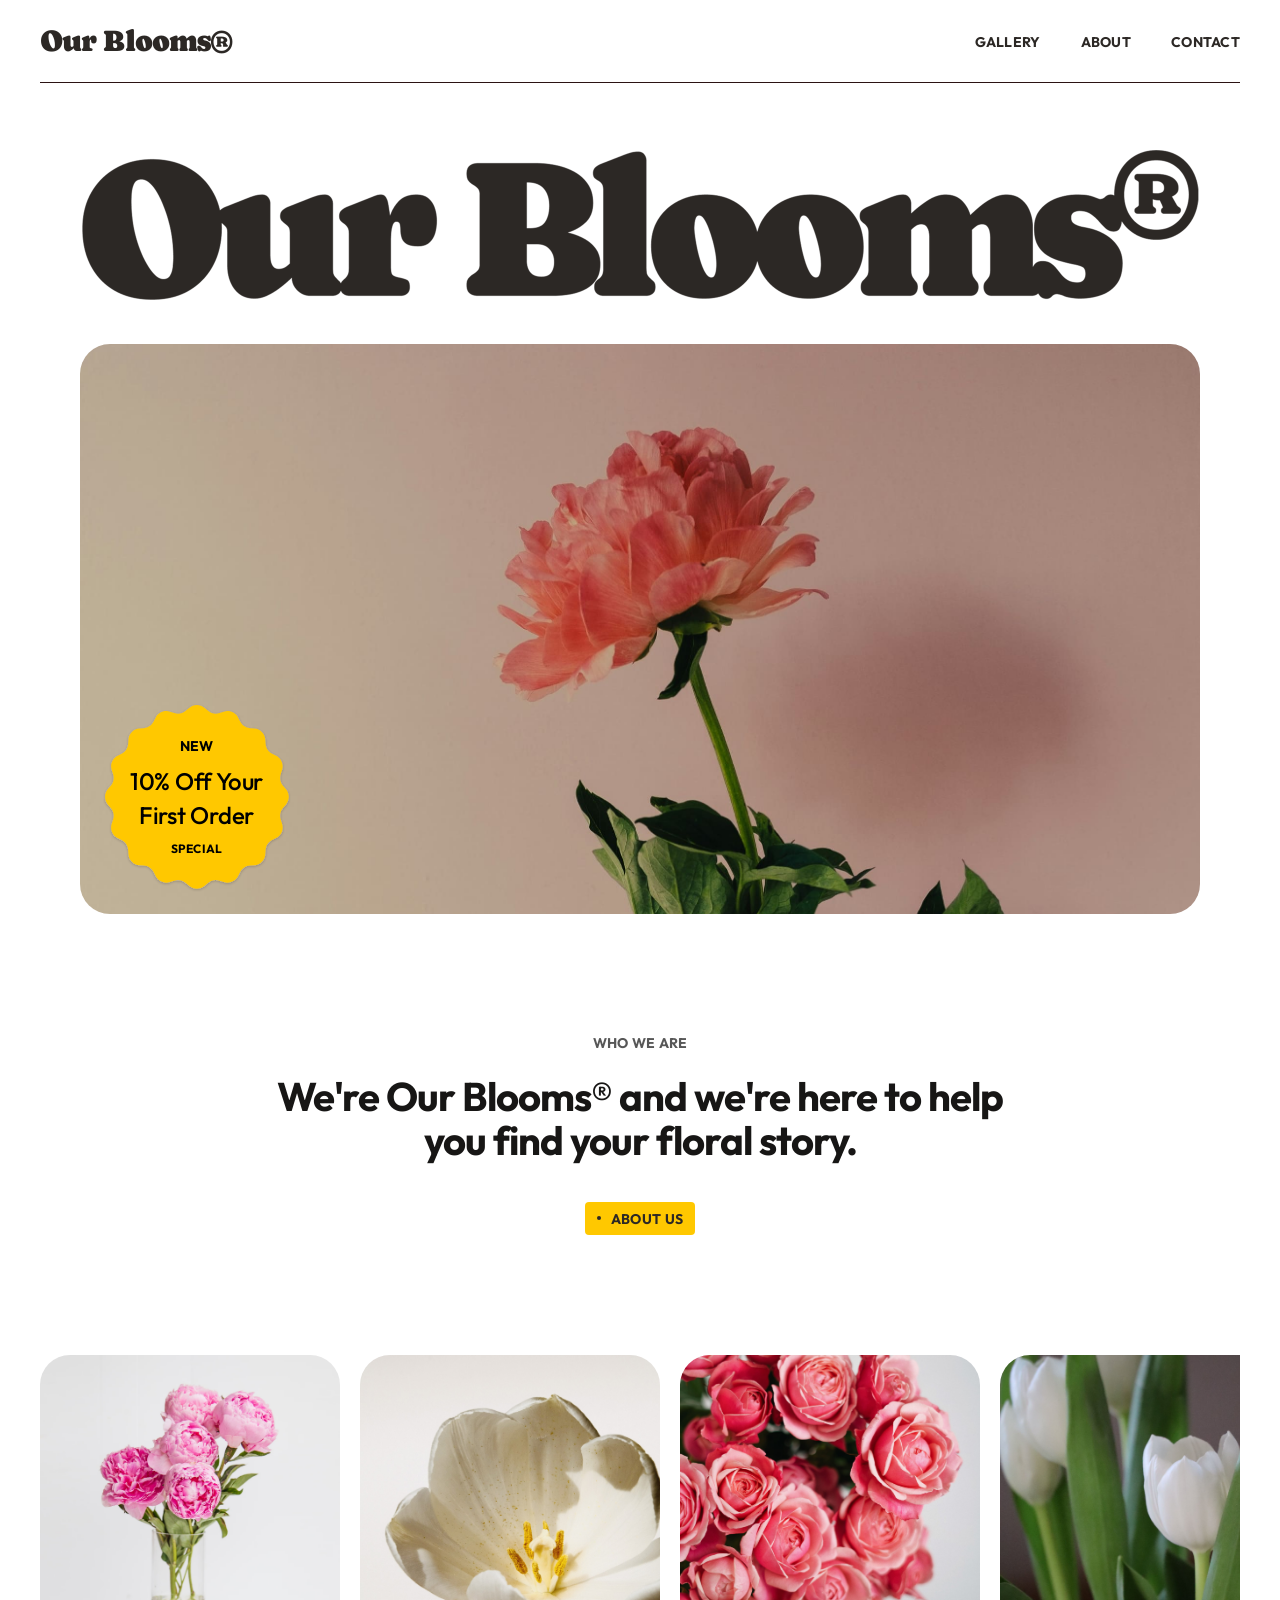
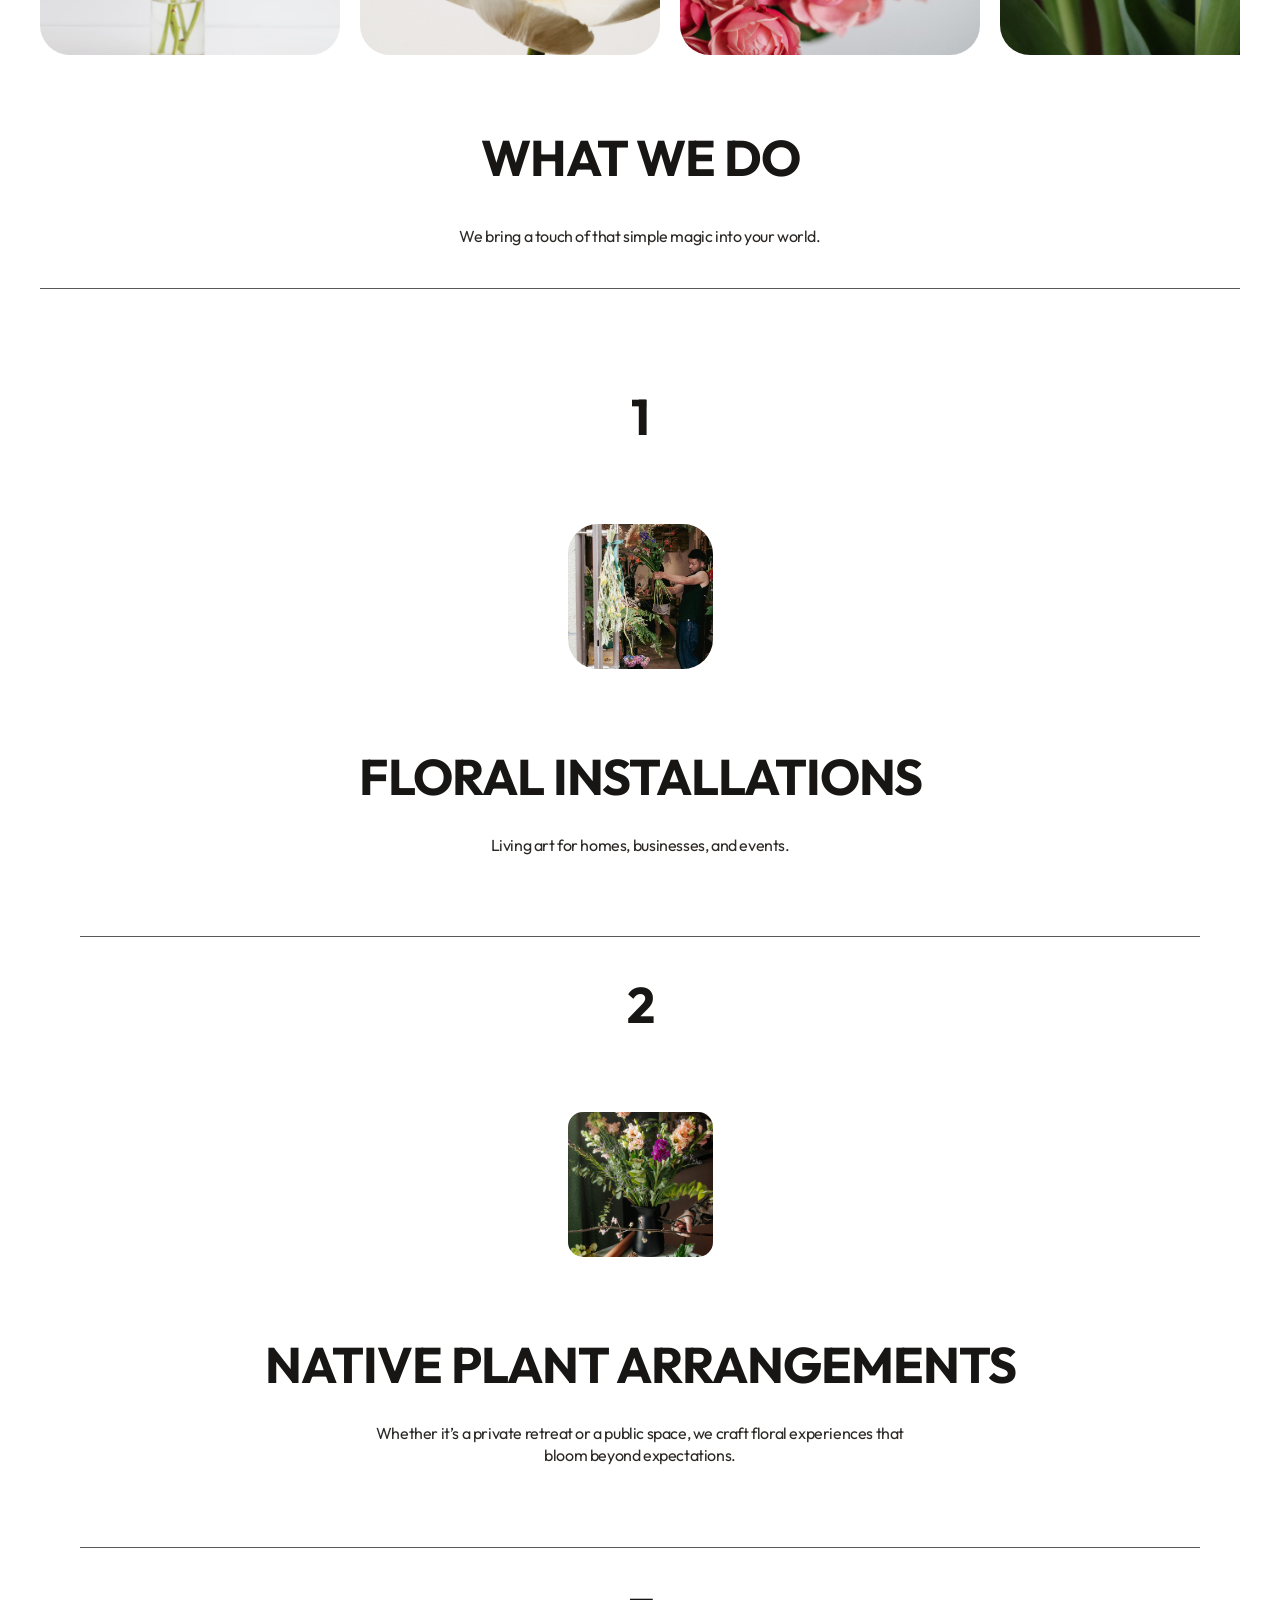
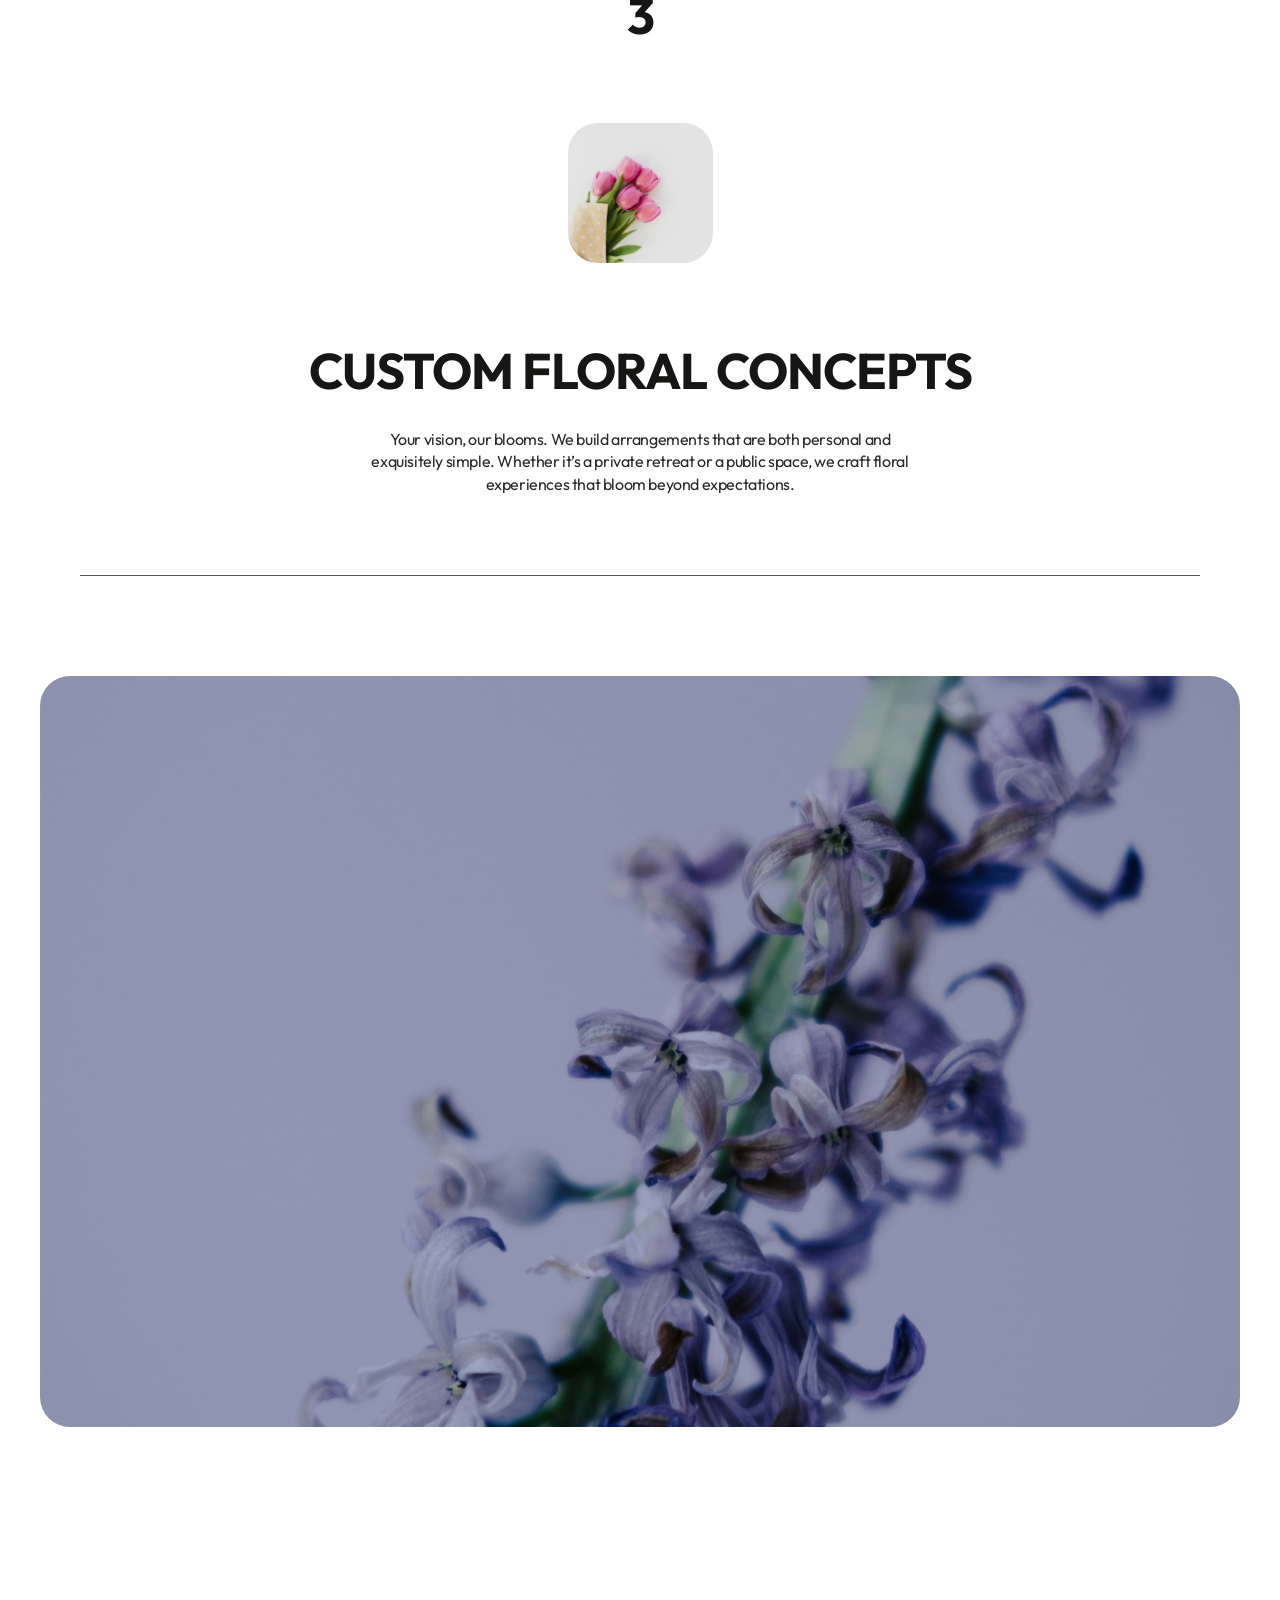
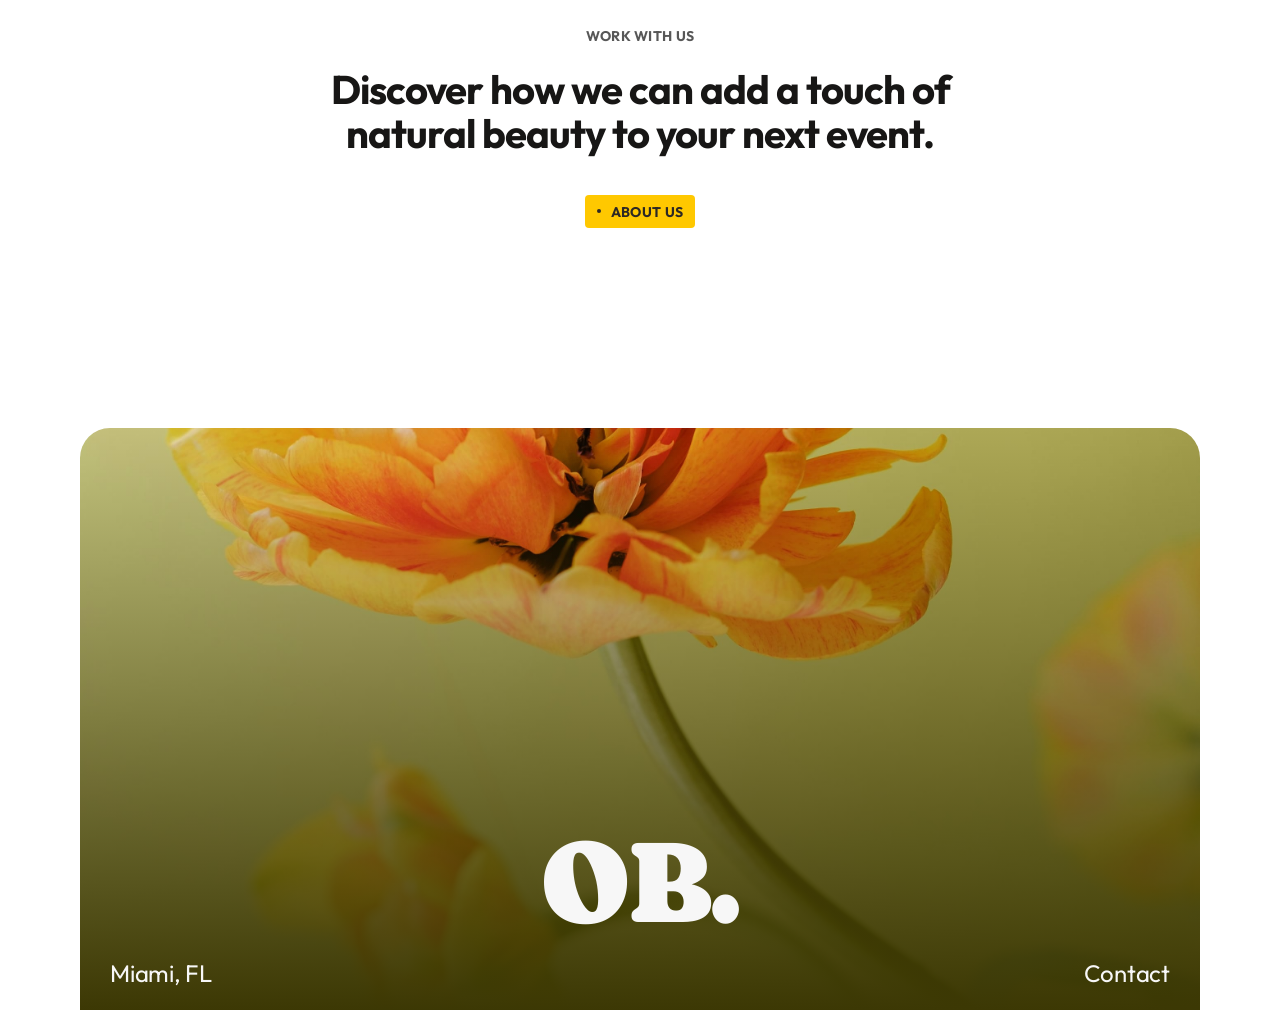
<file: index.html>
<!DOCTYPE html>
<html lang="en">

<head>
	<meta charset="UTF-8">
	<meta name="viewport" content="width=device-width, initial-scale=1.0">
	<title>Sweet Flower Shop</title>
	<link rel="stylesheet" href="css/fonts.css">
	<link rel="stylesheet" href="css/style.css">
</head>

<body class="home-page">
	<header class="main-header">
		<div class="container">
			<div class="main-header__inner">
				<div class="main-header__top">
					<a class="main-header__logo" href="#top">
						<span class="main-header__logo-text">Our Blooms®</span>
						<span class="main-header__logo-abbr">O.B.</span>
					</a>
					<button class="burger" type="button" aria-label="Открыть меню">
						<span class="burger__line burger__line--top"></span>
						<span class="burger__line burger__line--middle"></span>
						<span class="burger__line burger__line--bottom"></span>
					</button>
				</div>
				<nav class="main-header__menu-nav">
					<ul class="main-header__list">
						<li><a class="main-header__link" href="gallery.html">Gallery</a></li>
						<li><a class="main-header__link" href="about.html">About</a></li>
						<li><a class="main-header__link" href="mailto:hello@figma.com">Contact</a></li>
					</ul>
				</nav>
			</div>
		</div>
	</header>
	<main class="main">
		<section class="hero">
			<div class="container">
				<div class="inner">
					<h1 class="hero__title">
						<img class="hero__title-image" src="img/hero-title.png" alt="Our Blooms">
					</h1>
					<div class="hero__background">
						<div class="hero__sticker">
							<div class="hero__sticker-content">
								<p class="hero__sticker-label">New</p>
								<p class="hero__sticker-text">10% Off Your First Order</p>
								<p class="hero__sticker-note">Special</p>
							</div>
						</div>
					</div>
				</div>
			</div>
		</section>
		<section class="promo">
			<div class="container">
				<div class="promo__inner">
					<h2 class="promo__title">Who We Are</h2>
					<p class="promo__text">
						We're Our Blooms® and we're here to help you find your floral story.
					</p>
					<a class="button" href="about.html">
						About us
					</a>
				</div>
			</div>
		</section>
		<section class="showcase" aria-labelledby="showcase-title">
			<div class="container">
				<h2 id="showcase-title" class="visually-hidden">
					Our compositions
				</h2>
				<ul class="showcase__list">
					<li class="showcase__item">
						<img class="showcase__image" src="img/compositions/composition-01.jpg" alt="Floral arrangement">
					</li>
					<li class="showcase__item">
						<img class="showcase__image" src="img/compositions/composition-02.jpg" alt="Floral arrangement">
					</li>
					<li class="showcase__item">
						<img class="showcase__image" src="img/compositions/composition-03.jpg" alt="Floral arrangement">
					</li>
					<li class="showcase__item">
						<img class="showcase__image" src="img/compositions/composition-04.jpg" alt="Floral arrangement">
					</li>
					<li class="showcase__item">
						<img class="showcase__image" src="img/compositions/composition-05.jpg" alt="Floral arrangement">
					</li>
				</ul>
			</div>
		</section>
		<section class="services">
			<div class="container">
				<header class="services__heading">
					<h2 class="section-title services__title">What We Do</h2>
					<p class="services__description">We bring a touch of that simple magic into your
						world.</p>
				</header>
				<ul class="services__list">
					<li class="services__item">
						<div class="services__item-content">
							<h3 class="section-title services__item-title">Floral installati<span
									class="mobile-break">ons</span></h3>
							<p class="services__item-description">Living art for homes, businesses,
								and events.</p>
						</div>
						<img class="services__item-image" src="img/services/flower-installations-01.jpg"
							alt="floral installation with mixed flowers">
					</li>
					<li class="services__item">
						<div class="services__item-content">
							<h3 class="section-title services__item-title">Native plant arrangeme<span
									class="mobile-break">nts</span>
							</h3>
							<p class="services__item-description">Whether it’s a private retreat or
								a public space, we
								craft
								floral
								experiences that bloom beyond expectations.</p>
						</div>
						<img class="services__item-image services__item-image--small-radius"
							src="img/services/native-plant-arrangements.jpg"
							alt="native plant arrangement with greenery">
					</li>
					<li class="services__item">
						<div class="services__item-content">
							<h3 class="section-title services__item-title">Custom floral concepts
							</h3>
							<p class="services__item-description">Your vision, our blooms. We build
								arrangements that
								are
								both
								personal and exquisitely simple. Whether it’s a private retreat or a
								public space, we
								craft
								floral experiences that bloom beyond expectations.</p>
						</div>
						<div class="services__item-media services__item-media--overlay">
							<img class="services__item-image services__item-image--short"
								src="img/compositions/composition-06.jpg"
								alt="custom floral concept, single bloom on neutral background">
						</div>
					</li>
				</ul>
			</div>
		</section>
		<div class="visual-divider">
			<div class="container">
				<div class="visual-divider__image"></div>
			</div>
		</div>
		<section class="promo promo--spacious">
			<div class="container">
				<div class="promo__inner">
					<h2 class="promo__title">Work with us</h2>
					<p class="promo__text">
						Discover how we can add a touch of natural beauty to your next event.
					</p>
					<a class="button" href="about.html">
						About us
					</a>
				</div>
			</div>
		</section>
	</main>
	<footer class="main-footer">
		<div class="container">
			<div class="inner">
				<div class="main-footer__background">
					<div class="main-footer__content">
						<a class="main-footer__logo" href="index.html">OB.</a>
						<div class="main-footer__info">
							<p class="main-footer__location">Miami, FL</p>
							<a class="main-footer__contact" href="https://www.figma.com/sites/"
								target="_blank">Contact</a>
						</div>
					</div>
				</div>
			</div>
		</div>
	</footer>
	<script src="script.js"></script>
</body>

</html>
</file>
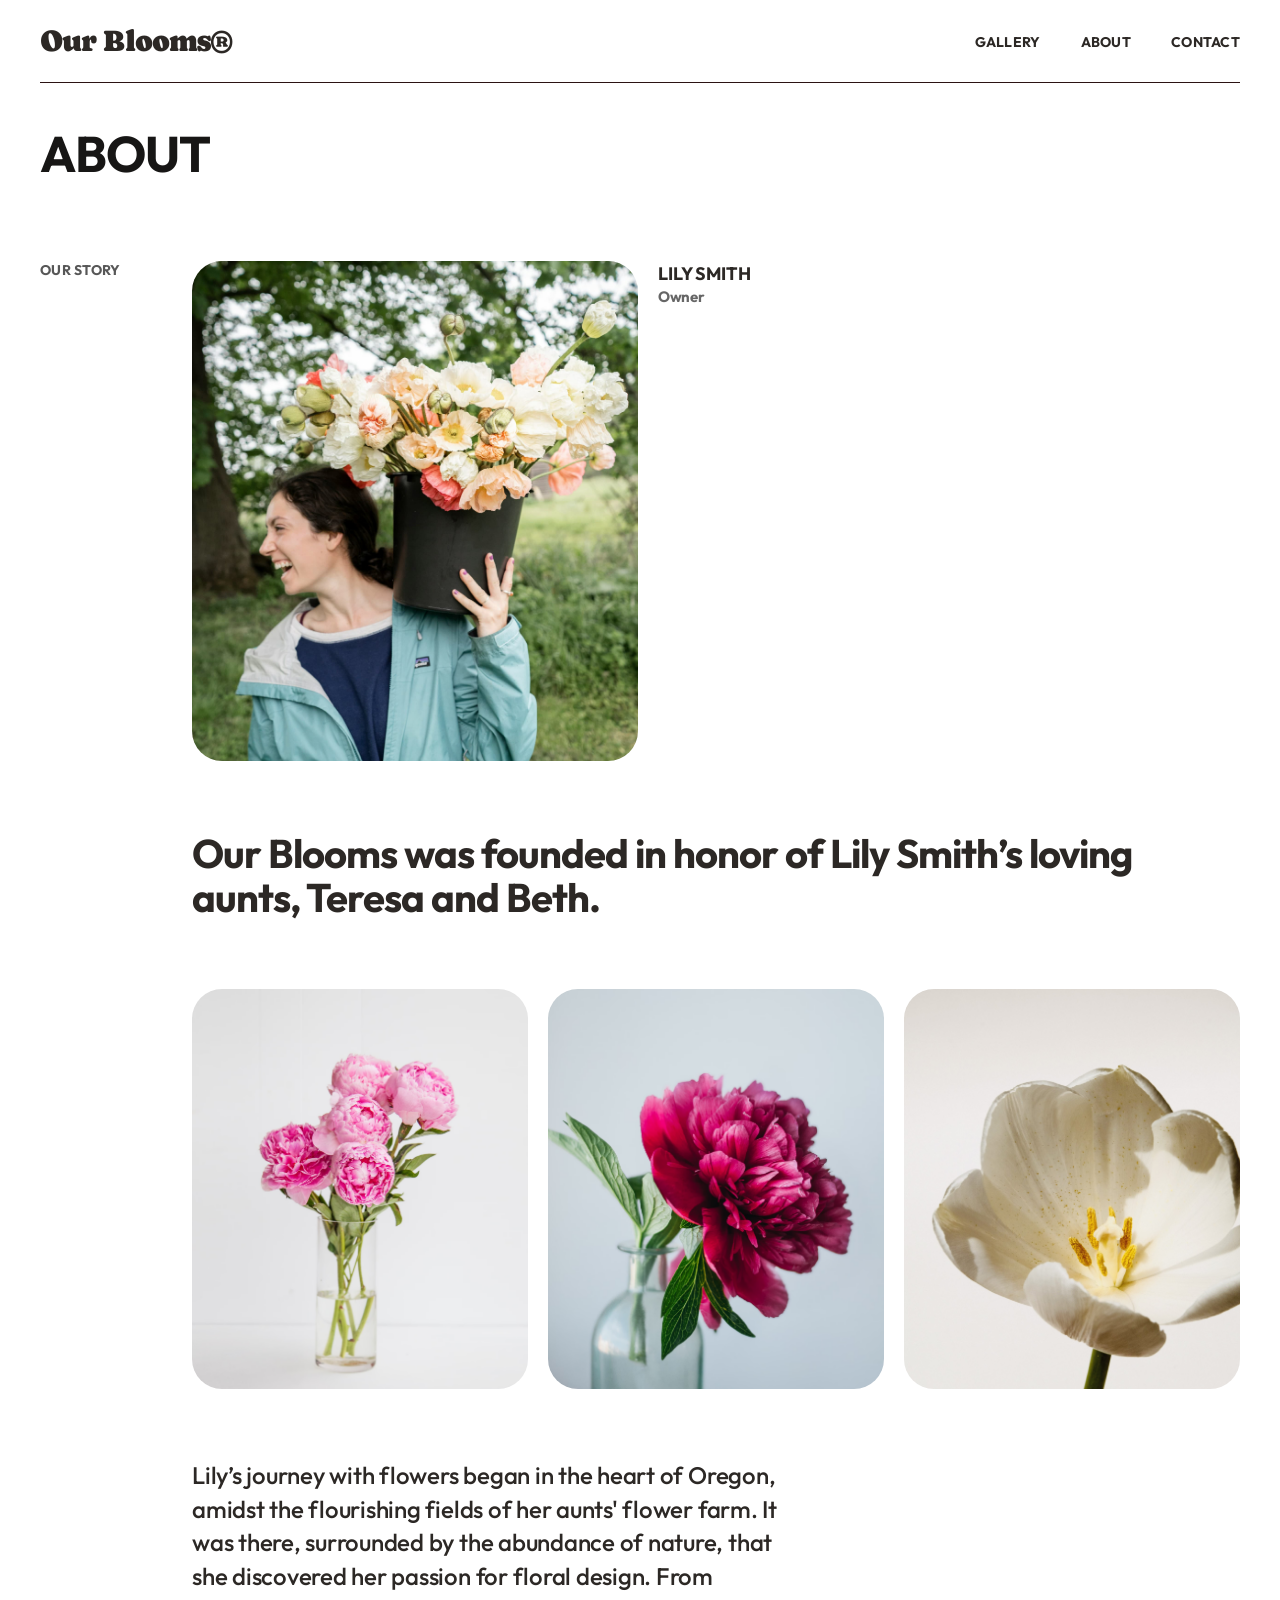
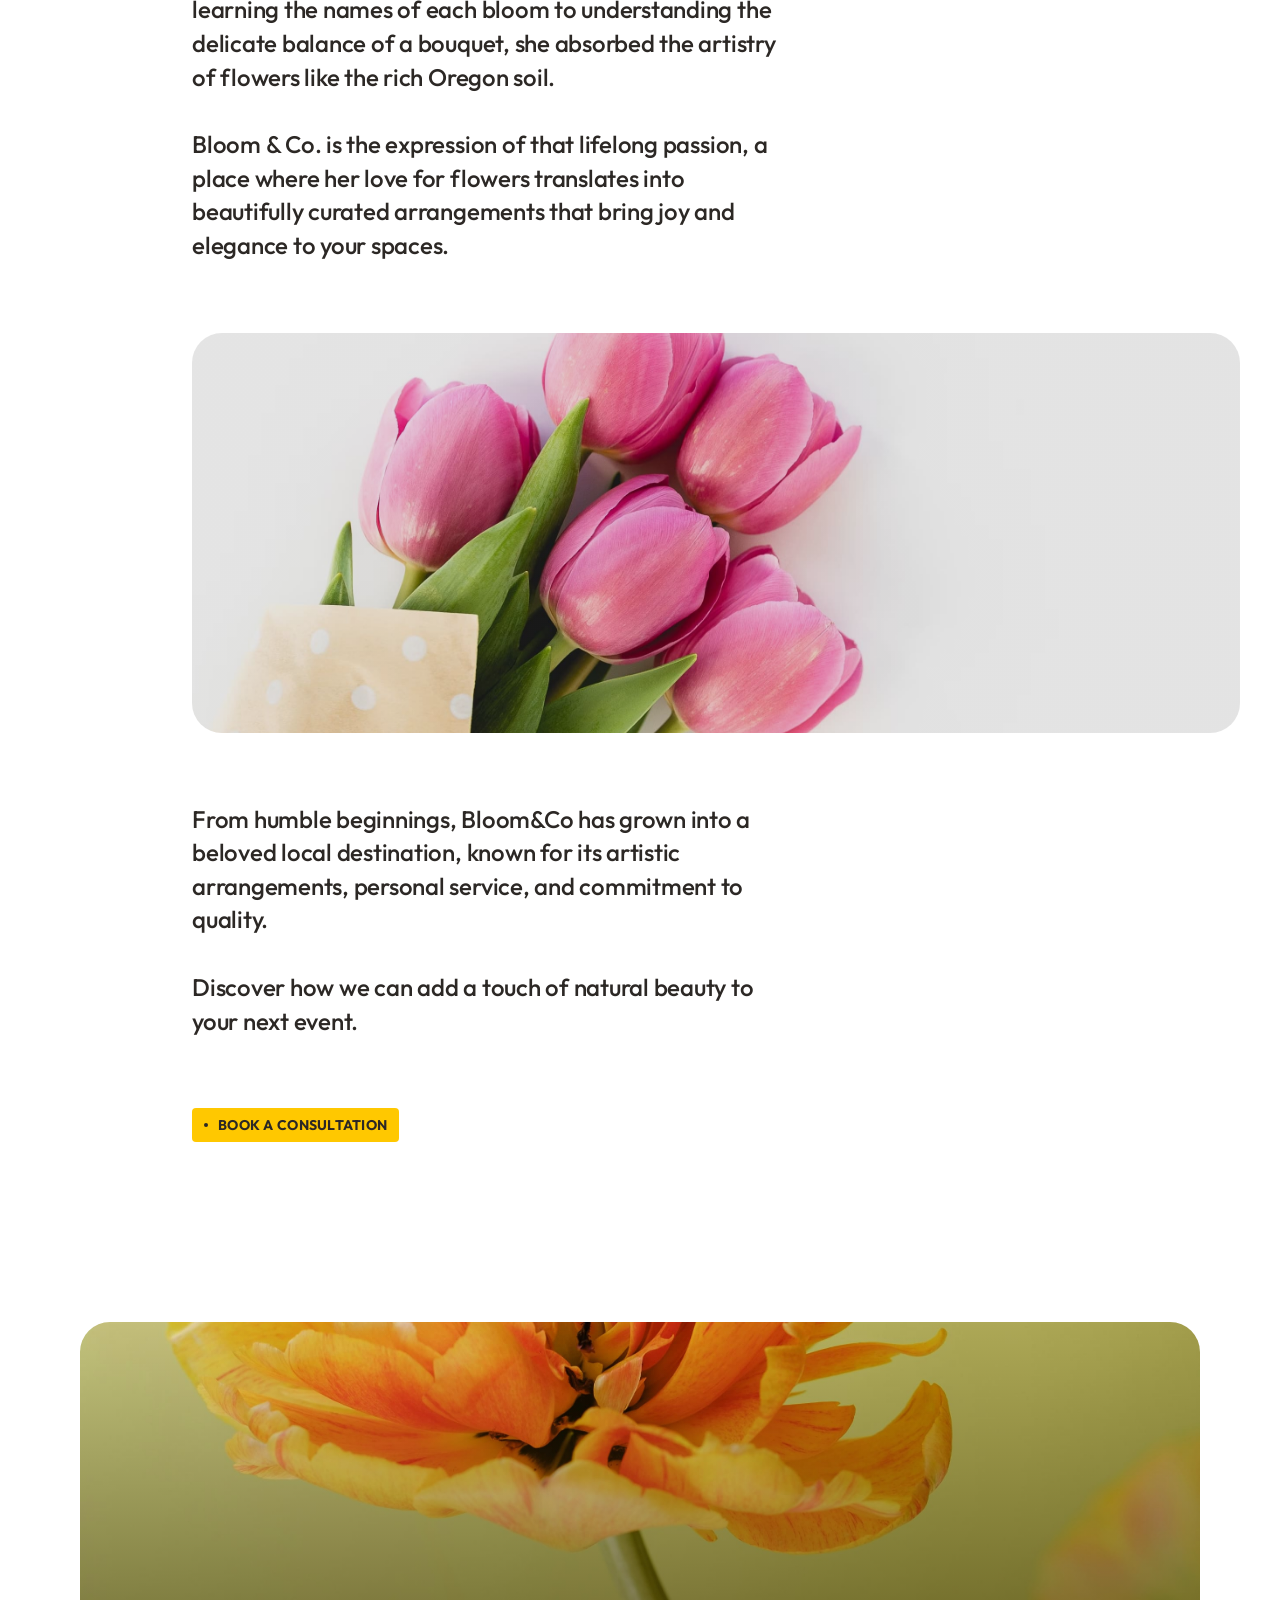
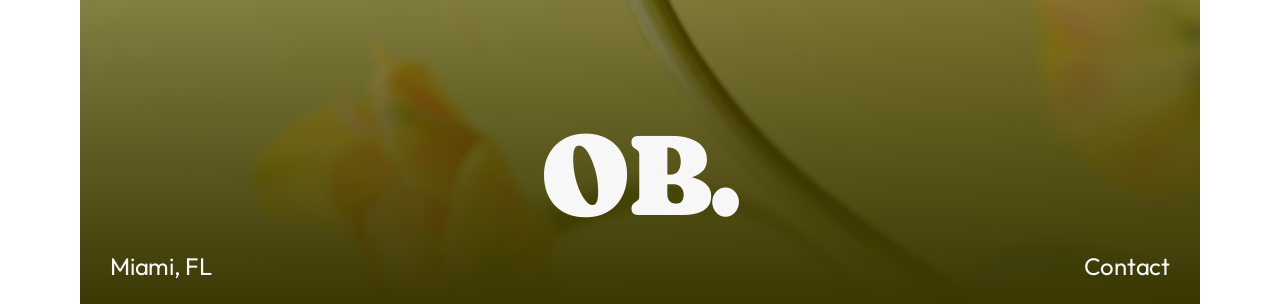
<file: about.html>
<!DOCTYPE html>
<html lang="en">

<head>
	<meta charset="UTF-8">
	<meta name="viewport" content="width=device-width, initial-scale=1.0">
	<title>Sweet Flower Shop</title>
	<link rel="stylesheet" href="css/fonts.css">
	<link rel="stylesheet" href="css/style.css">
</head>

<body class="about-page">
	<header class="main-header">
		<div class="container">
			<div class="main-header__inner">
				<div class="main-header__top">
					<a class="main-header__logo" href="index.html">
						<span class="main-header__logo-text">Our Blooms®</span>
						<span class="main-header__logo-abbr">O.B.</span>
					</a>
					<button class="burger" type="button" aria-label="Открыть меню">
						<span class="burger__line burger__line--top"></span>
						<span class="burger__line burger__line--middle"></span>
						<span class="burger__line burger__line--bottom"></span>
					</button>
				</div>
				<nav class="main-header__menu-nav">
					<ul class="main-header__list">
						<li><a class="main-header__link" href="gallery.html">Gallery</a></li>
						<li><a class="main-header__link" href="about.html">About</a></li>
						<li><a class="main-header__link" href="mailto:hello@figma.com">Contact</a></li>
					</ul>
				</nav>
			</div>
		</div>
	</header>
	<main class="main">
		<div class="intro">
			<div class="container">
				<h1 class="intro__title">About</h1>
			</div>
		</div>
		<section class="about">
			<div class="container">
				<div class="about__inner">
					<h2 class="section-subtitle about__subtitle">Our story</h2>
					<div class="about__content">
						<div class="about__profile">
							<img class="about__img" src="img/owner.jpg"
								alt="Portrait of Lily Smith, founder of Our Blooms">
							<div class="about__meta">
								<p class="about__name">Lily Smith</p>
								<p class="about__role">Owner</p>
							</div>
						</div>
						<p class="about__lead">
							Our Blooms was founded in honor of Lily Smith’s loving aunts, Teresa and Beth.
						</p>
						<ul class="about__gallery">
							<li class="about__gallery-item">
								<img class="about__gallery-img" src="img/compositions/composition-01.jpg"
									alt="Pink peonies in a glass vase">
							</li>
							<li class="about__gallery-item">
								<img class="about__gallery-img" src="img/compositions/composition-10.jpg"
									alt="Dark pink peony in a glass vase">
							</li>
							<li class="about__gallery-item">
								<img class="about__gallery-img" src="img/compositions/composition-02.jpg"
									alt="Close-up of a white tulip flower">
							</li>
						</ul>
						<div class="about__story">
							<p class="about__text">Lily’s journey with flowers began in the heart of Oregon, amidst the
								flourishing fields of her aunts' flower farm. It was there, surrounded by the abundance
								of nature, that she discovered her passion for floral design. From learning the names of
								each bloom to understanding the delicate balance of a bouquet, she absorbed the artistry
								of flowers like the rich Oregon soil.</p>
							<p class="about__text">Bloom & Co. is the expression of that lifelong passion, a place where
								her love for flowers translates into beautifully curated arrangements that bring joy and
								elegance to your spaces.</p>
						</div>
						<div class="about__banner">
							<img class="about__banner-img" src="img/compositions/composition-06.jpg"
								alt="Pink tulips in a paper bag">
						</div>
						<div class="about__story">
							<p class="about__text">From humble beginnings, Bloom&Co has grown into a beloved local
								destination, known for its artistic arrangements, personal service, and commitment to
								quality.</p>
							<p class="about__text">Discover how we can add a touch of natural beauty to your next event.
							</p>
						</div>
						<a class="button about__button" href="https://www.figma.com/sites/" target="_blank">BOOK A
							CONSULTATION</a>
					</div>
				</div>
		</section>
	</main>
	<footer class="main-footer">
		<div class="container">
			<div class="inner">
				<div class="main-footer__background">
					<div class="main-footer__content">
						<a class="main-footer__logo" href="index.html">OB.</a>
						<div class="main-footer__info">
							<p class="main-footer__location">Miami, FL</p>
							<a class="main-footer__contact" href="https://www.figma.com/sites/"
								target="_blank">Contact</a>
						</div>
					</div>
				</div>
			</div>
		</div>
	</footer>
	<script src="script.js"></script>
</body>

</html>
</file>
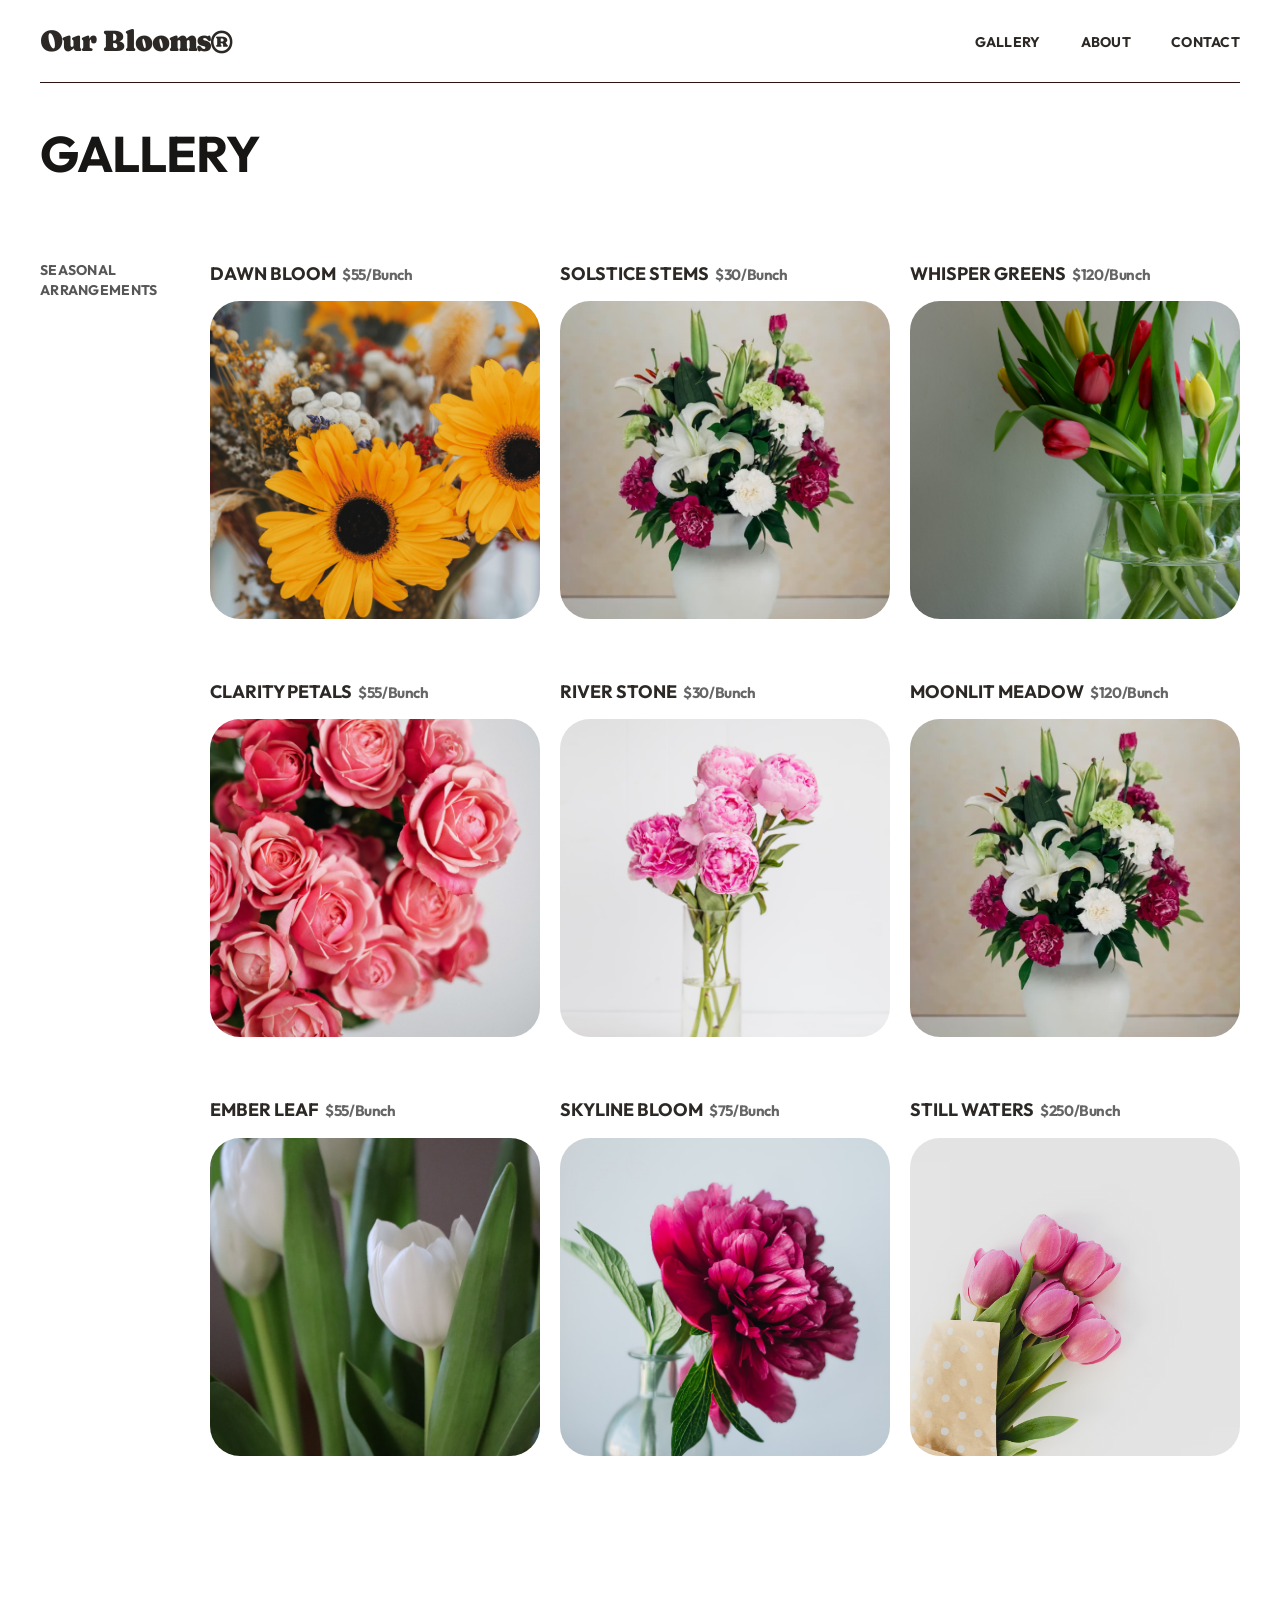
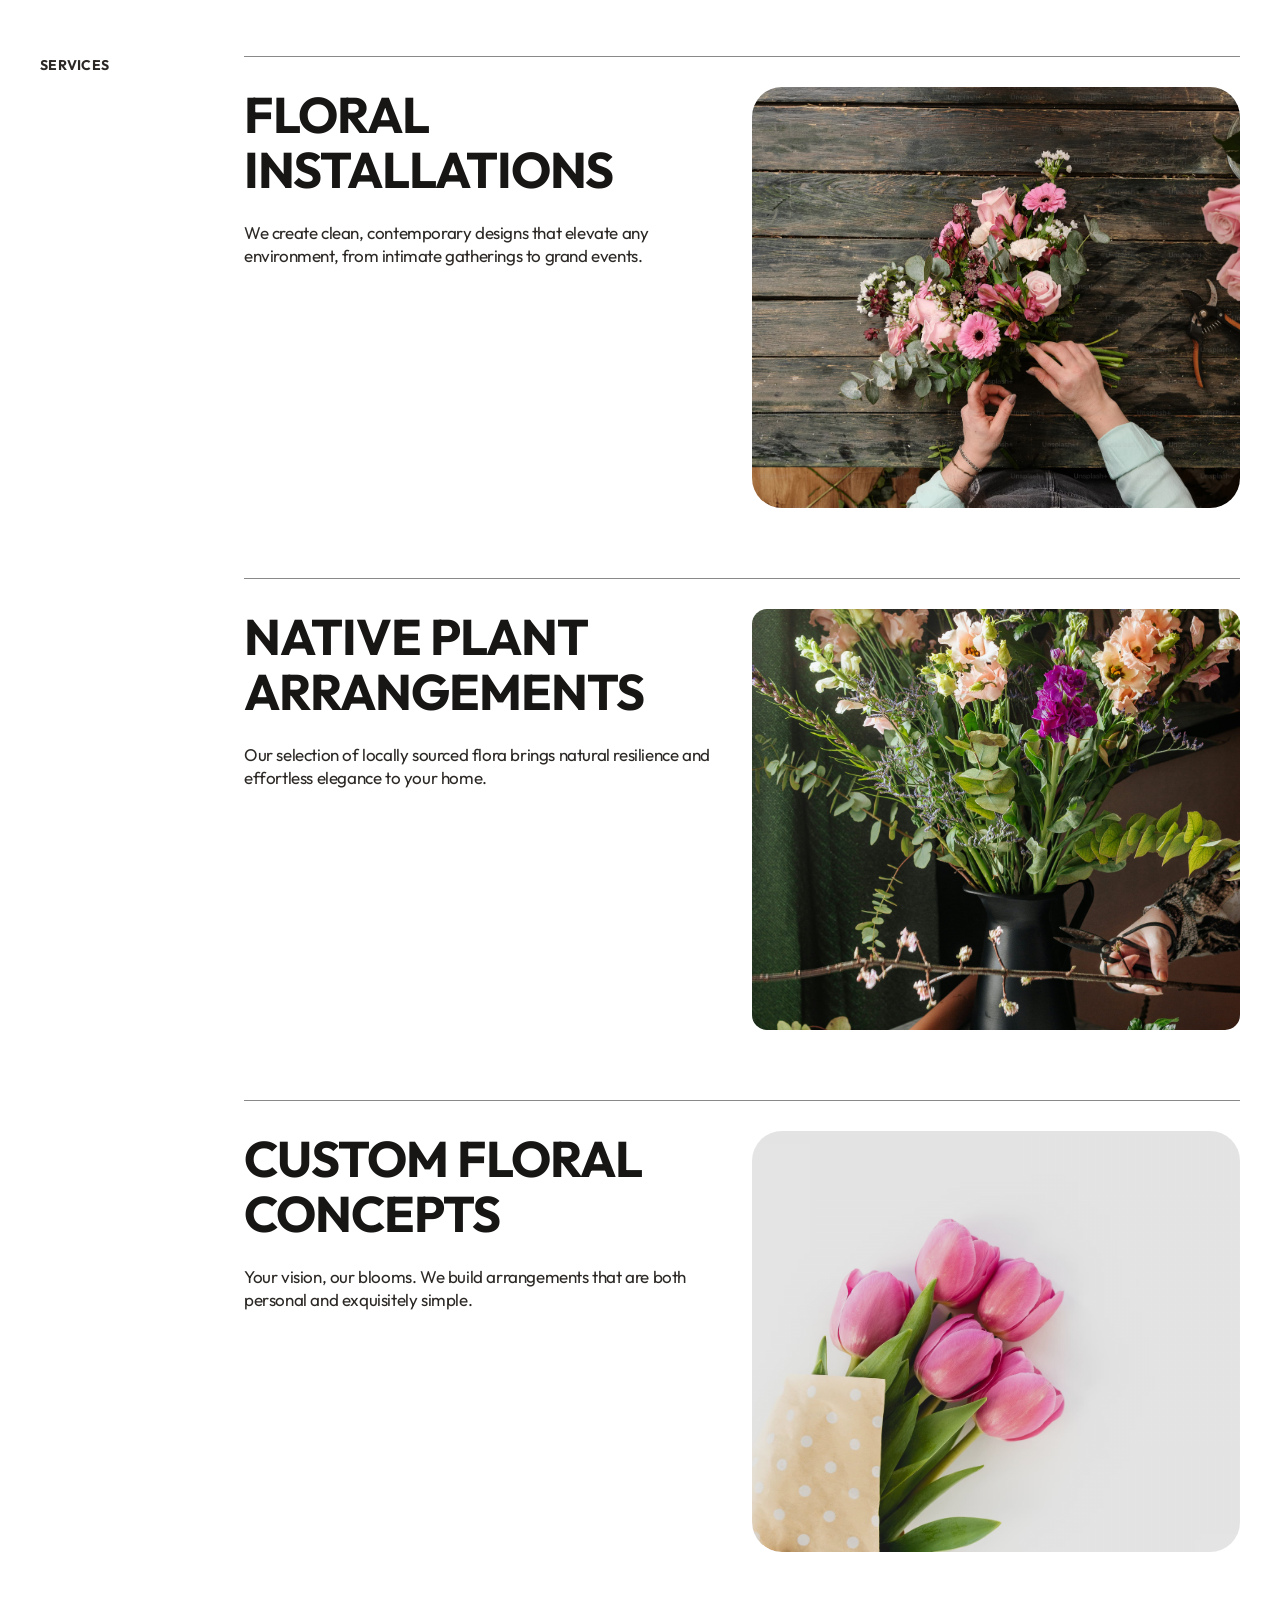
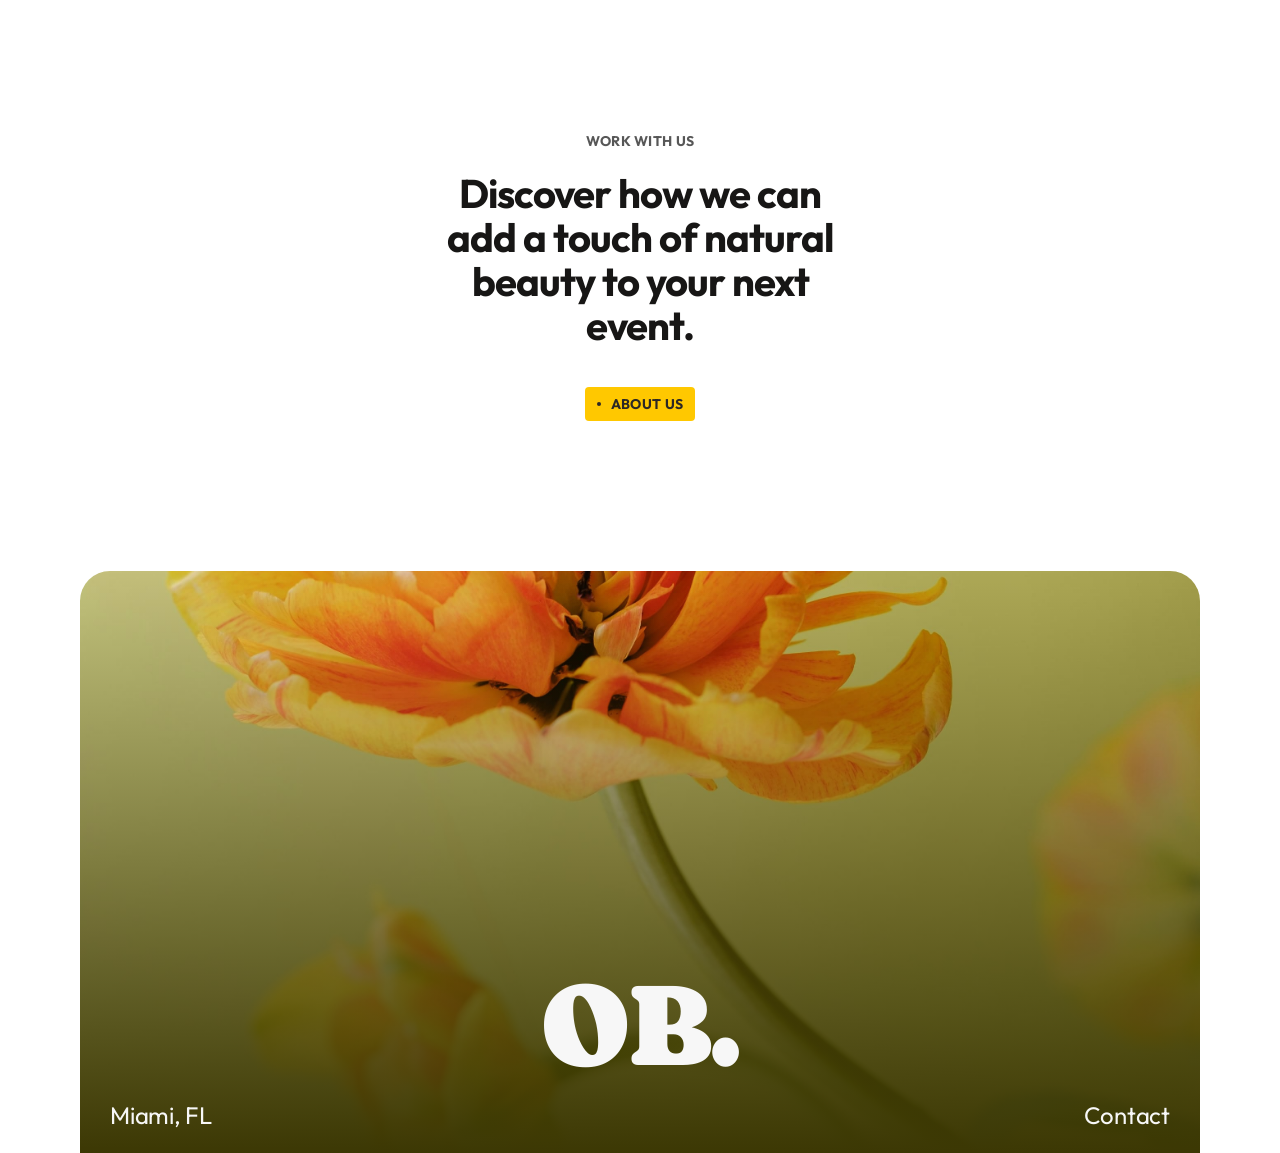
<file: gallery.html>
<!DOCTYPE html>
<html lang="en">

<head>
	<meta charset="UTF-8">
	<meta name="viewport" content="width=device-width, initial-scale=1.0">
	<title>Sweet Flower Shop</title>
	<link rel="stylesheet" href="css/fonts.css">
	<link rel="stylesheet" href="css/style.css">
</head>

<body class="gallery-page">
	<header class="main-header">
		<div class="container">
			<div class="main-header__inner">
				<div class="main-header__top">
					<a class="main-header__logo" href="index.html">
						<span class="main-header__logo-text">Our Blooms®</span>
						<span class="main-header__logo-abbr">O.B.</span>
					</a>
					<button class="burger" type="button" aria-label="Открыть меню">
						<span class="burger__line burger__line--top"></span>
						<span class="burger__line burger__line--middle"></span>
						<span class="burger__line burger__line--bottom"></span>
					</button>
				</div>
				<nav class="main-header__menu-nav">
					<ul class="main-header__list">
						<li><a class="main-header__link" href="gallery.html">Gallery</a></li>
						<li><a class="main-header__link" href="about.html">About</a></li>
						<li><a class="main-header__link" href="mailto:hello@figma.com">Contact</a></li>
					</ul>
				</nav>
			</div>
		</div>
	</header>
	<main class="main">
		<div class="intro">
			<div class="container">
				<h1 class="intro__title">Gallery</h1>
			</div>
		</div>
		<section class="catalog">
			<div class="container">
				<div class="catalog__inner">
					<h2 class="section-subtitle catalog__subtitle">Seasonal arrangements</h2>
					<ul class="catalog__list">
						<li class="catalog__item">
							<article class="product-card">
								<header class="product-card__info">
									<h3 class="product-card__title">Dawn Bloom</h3>
									<span class="product-card__price">$55/Bunch</span>
								</header>
								<img class="product-card__img" src="img/compositions/composition-07.jpg"
									alt="Yellow daisies in a glass vase">
							</article>
						</li>
						<li class="catalog__item">
							<article class="product-card">
								<header class="product-card__info">
									<h3 class="product-card__title">Solstice Stems</h3>
									<span class="product-card__price">$30/Bunch</span>
								</header>
								<img class="product-card__img" src="img/compositions/composition-08.jpg"
									alt="White and burgundy flowers in a white vase">
							</article>
						</li>
						<li class="catalog__item">
							<article class="product-card">
								<header class="product-card__info">
									<h3 class="product-card__title">Whisper Greens</h3>
									<span class="product-card__price">$120/Bunch</span>
								</header>
								<img class="product-card__img" src="img/compositions/composition-09.jpg"
									alt="Red tulips in a clear glass vase">
							</article>
						</li>
						<li class="catalog__item">
							<article class="product-card">
								<header class="product-card__info">
									<h3 class="product-card__title">Clarity Petals</h3>
									<span class="product-card__price">$55/Bunch</span>
								</header>
								<img class="product-card__img" src="img/compositions/composition-03.jpg"
									alt="Bouquet of pink roses">
							</article>
						</li>
						<li class="catalog__item">
							<article class="product-card">
								<header class="product-card__info">
									<h3 class="product-card__title">River Stone</h3>
									<span class="product-card__price">$30/Bunch</span>
								</header>
								<img class="product-card__img" src="img/compositions/composition-01.jpg"
									alt="Pink peonies in a glass vase">
							</article>
						</li>
						<li class="catalog__item">
							<article class="product-card">
								<header class="product-card__info">
									<h3 class="product-card__title">Moonlit Meadow</h3>
									<span class="product-card__price">$120/Bunch</span>
								</header>
								<img class="product-card__img" src="img/compositions/composition-08.jpg"
									alt="White and burgundy flowers in a white vase">
							</article>
						</li>
						<li class="catalog__item">
							<article class="product-card">
								<header class="product-card__info">
									<h3 class="product-card__title">Ember Leaf</h3>
									<span class="product-card__price">$55/Bunch</span>
								</header>
								<img class="product-card__img" src="img/compositions/composition-04.jpg"
									alt="White tulips with green leaves">
							</article>
						</li>
						<li class="catalog__item">
							<article class="product-card">
								<header class="product-card__info">
									<h3 class="product-card__title">Skyline Bloom</h3>
									<span class="product-card__price">$75/Bunch</span>
								</header>
								<img class="product-card__img" src="img/compositions/composition-10.jpg"
									alt="Dark pink peony in a glass vase">
							</article>
						</li>
						<li class="catalog__item">
							<article class="product-card">
								<header class="product-card__info">
									<h3 class="product-card__title">Still Waters</h3>
									<span class="product-card__price">$250/Bunch</span>
								</header>
								<div class="product-card__media product-card__media--overlay">
									<img class="product-card__img" src="img/compositions/composition-06.jpg"
										alt="Pink tulips in a paper bag">
								</div>
							</article>
						</li>
					</ul>
				</div>
			</div>
		</section>
		<section class="gallery-services">
			<div class="container">
				<div class="gallery-services__inner">
					<h2 class="section-subtitle gallery-services__subtitle">Services</h2>
					<ul class="gallery-services__list">
						<li class="gallery-services__item">
							<div class="gallery-services__content">
								<h3 class="section-title gallery-services__title">Floral Installations</h3>
								<p class="gallery-services__description">We create clean, contemporary designs that
									elevate any environment, from intimate gatherings to grand events.</p>
							</div>
							<img class="gallery-services__img" src="img/services/floral installations-02.jpg"
								alt="Floral installation with pink flowers">
						</li>
						<li class="gallery-services__item">
							<div class="gallery-services__content">
								<h3 class="section-title gallery-services__title">Native Plant Arrangements</h3>
								<p class="gallery-services__description">Our selection of locally sourced flora brings
									natural resilience and effortless elegance to your home.</p>
							</div>
							<img class="gallery-services__img gallery-services__img--small-radius"
								src="img/services/native-plant-arrangements.jpg"
								alt="Native plant arrangement in a black vase">
						</li>
						<li class="gallery-services__item">
							<div class="gallery-services__content">
								<h3 class="section-title gallery-services__title">Custom Floral Concepts</h3>
								<p class="gallery-services__description">Your vision, our blooms. We build arrangements
									that are both personal and exquisitely simple.</p>
							</div>
							<div class="gallery-services__media gallery-services__media--overlay">
								<img class="gallery-services__img" src="img/compositions/composition-06.jpg"
									alt="Custom floral bouquet with pink tulips">
							</div>
						</li>
					</ul>
				</div>
			</div>
		</section>
		<section class="promo promo--gallery">
			<div class="container">
				<div class="promo__inner">
					<h2 class="promo__title">Work with us</h2>
					<p class="promo__text">
						Discover how we can add a touch of natural beauty to your next event.
					</p>
					<a class="button" href="about.html">
						About us
					</a>
				</div>
			</div>
		</section>
	</main>
	<footer class="main-footer">
		<div class="container">
			<div class="inner">
				<div class="main-footer__background">
					<div class="main-footer__content">
						<a class="main-footer__logo" href="index.html">OB.</a>
						<div class="main-footer__info">
							<p class="main-footer__location">Miami, FL</p>
							<a class="main-footer__contact" href="https://www.figma.com/sites/"
								target="_blank">Contact</a>
						</div>
					</div>
				</div>
			</div>
		</div>
	</footer>
	<script src="script.js"></script>
</body>

</html>
</file>
<file: css/fonts.css>
﻿@font-face {
	font-family: "Caprasimo";
	src: url("../fonts/caprasimo/caprasimo-regular.woff2") format("woff2");
	font-weight: 400;
	font-style: normal;
	font-display: swap;
}

@font-face {
	font-family: "Hanuman";
	src: url("../fonts/hanuman/hanuman-regular.woff2") format("woff2");
	font-weight: 400;
	font-style: normal;
	font-display: swap;
}

@font-face {
	font-family: "Outfit";
	src: url("../fonts/outfit/outfit-regular.woff2") format("woff2");
	font-weight: 400;
	font-style: normal;
	font-display: swap;
}

@font-face {
	font-family: "Outfit";
	src: url("../fonts/outfit/outfit-medium.woff2") format("woff2");
	font-weight: 500;
	font-style: normal;
	font-display: swap;
}

@font-face {
	font-family: "Outfit";
	src: url("../fonts/outfit/outfit-bold.woff2") format("woff2");
	font-weight: 700;
	font-style: normal;
	font-display: swap;
}
</file>
<file: css/style.css>
/* === GLOBAL STYLES ===*/
*,
*::before,
*::after {
box-sizing: border-box;
}
/* === BASE STYLES === */
html {
	scroll-behavior: smooth;
}
body {
	font-family: "Outfit", sans-serif;
	font-weight: 400;
	color: #2c2825;
	font-size: 16px;
	line-height: 1.4;
	letter-spacing: -0.025em;
	background-color: #fff;
	margin: 0;
}
a {
	color: #2c2825;
	text-decoration: none;
	cursor: pointer;
	transition: opacity 0.3s;
}
a:hover {
	opacity: 0.8;
}
img {
	max-width: 100%;
	display: block;
}
ul {
	padding: 0;
	margin: 0;
	list-style: none;
}
/* === ACCESSIBILITY / UTILITIES === */
.visually-hidden {
	position: absolute;
	width: 1px;
	height: 1px;
	padding: 0;
	margin: -1px;
	overflow: hidden;
	clip-path: inset(50%);
	white-space: nowrap;
	border: 0;
  }
 /* === LAYOUT === */
.container {
	max-width: 1280px;
	margin: 0 auto;
	padding-inline: 40px;
}
.inner {
	padding-inline: 40px;
}
/* === REUSABLE COMPONENTS === */
.button {
	display: inline-flex;
	gap: 10px;
	padding: 8px 12px 6px;
	background-color: #ffc800;
	border-radius: 4px;
	font-weight: 700;
	font-size: 14px;
	letter-spacing: 0.02em;
	text-transform: uppercase;
}
.button::before {
	display: inline-block;
	margin-top: 6.5px;
	content: "";
	width: 4px;
	height: 4px;
	background-color: #2C2825;
	border-radius: 50%;
}
.product-card {
	display: flex;
	flex-direction: column;
	justify-content: space-between;
	height: 100%;
	gap: 15px;
}
.product-card__info {
	display: flex;
	flex-wrap: wrap;
	gap: 6px;
	align-items: baseline;
}
.product-card__title {
	margin: 0;
	font-size: 18px;
	font-weight: 700;
	text-transform: uppercase;
	letter-spacing: normal;
}
.product-card__price {
	font-size: 15px;
	font-weight: 700;
	letter-spacing: -0.025em;
	color: rgba(0, 0, 0, 0.6);
}
.product-card__media {
	position: relative;
	border-radius: 30px;
	overflow: hidden;
}
.product-card__media--overlay::before {
	content: "";
	background-image: linear-gradient(0deg, rgba(0, 0, 0, 0.1), rgba(0, 0, 0, 0.1));
	position: absolute;
	top: 0;
    left: 0;
    width: 100%;
    height: 100%;
}
.product-card__img {
	width: 100%;
	height: 318px;
	object-fit: cover; 
	border-radius: 30px;
}
/* === HEADER === */
.main-header {
	width: 100%;
	position: fixed;
	top: 0;
	z-index: 10;
	background-color: #fff;
}
.main-header__inner {
	position: relative;
	display: flex;
	justify-content: space-between;
	align-items: center;
	padding-block: 27px;
	transition: gap 0.5s ease;
}
.main-header__inner::after {
	position: absolute;
	bottom: 0;
	left: 0;
	content: "";
	background-color: #2b1313;
	width: 100%;
	height: 1px;
}
.main-header__logo {
	font-family: "Caprasimo", serif;
	font-weight: 400;
	font-size: 30px;
	line-height: 0.92;
	letter-spacing: -0.03em;
}
.main-header__logo-abbr {
	display: none;
}
.main-header__list {
	display: flex;
	gap: 40px;
}
.main-header__link {
	font-weight: 700;
	font-size: 14px;
	letter-spacing: 0.02em;
	text-transform: uppercase;
}
.burger {
	display: none;
	width: 30px;
	height: 30px;
	border: none;
	background-color: transparent;
	padding: 7px 4px;
	position: relative;
	transition: background-color 0.3s ease;
	cursor: pointer;
}
.burger.burger--open {
	padding: 2px;
	background-color: #f7f7f7;
	border-radius: 6px;
}
.burger__line {
	width: 22px;
	height: 2px;
	border-radius: 1px;
	background-color: #000;
	position: absolute;
	top: 50%;
	left: 50%;
	transform: translate(-50%, -50%);
	transition: transform 0.5s ease, opacity 0.3s ease;
}
.burger__line--top {
	transform: translate(-50%, calc(-50% - 7px));
}
.burger.burger--open .burger__line--top {
	transform: translate(-50%, -50%) rotate(45deg) scale(0.8);
}
.burger.burger--open .burger__line--middle {
	opacity: 0;
}
.burger__line--bottom {
	transform: translate(-50%, calc(-50% + 7px));
}
.burger.burger--open .burger__line--bottom {
	transform: translate(-50%, -50%) rotate(-45deg) scale(0.8);
}
/* === HOME PAGE === */
/* Hero */
.hero {
	margin-top: 150px;
}
.hero__container {
	margin-bottom: 120px;
}
.hero__title {
	margin-block: 0 44px;
}
.hero__background {
	position: relative;
	width: 100%;
	height: 570px;
	background-image: url(../img/decor/floral-accent-01.jpg);
	background-size: cover;
	background-position: center 29%;
	background-repeat: no-repeat;
	border-radius: 30px;
}
.hero__sticker {
	display: flex;
	justify-content: center;
	width: 188px;
	aspect-ratio: 1 / 1;
	background-image: url(../img/decor/sticker-badge.svg);
	background-repeat: no-repeat;
	background-size: cover;
	position: absolute;
	left: 22.5px;
	bottom: 22.5px;
}
.hero__sticker-content {
	display: flex;
	flex-direction: column;
	justify-content: center;
	gap: 9px;
	text-align: center;
}
.hero__sticker-content p {
	max-width: 140px;
	color: #000000;
	margin: 0;
}
.hero__sticker-label {
	font-weight: 700;
	font-size: 14px;
	letter-spacing: 0.02em;
	text-transform: uppercase;
}
.hero__sticker-text {
	font-weight: 500;
	font-size: 24px;
	letter-spacing: -0.01em;
}
.hero__sticker-note {
	font-weight: 700;
	font-size: 12px;
	letter-spacing: 0.02em;
	text-transform: uppercase;
}
/* Promo */
.promo {
	padding-block: 120px;
}
.promo--spacious {
	padding-block: 200px;
}
.promo__inner {
	max-width: 740px;
	margin: 0 auto;
	text-align: center;
}
.promo__title {
	font-weight: 700;
	font-size: 14px;
	letter-spacing: 0.02em;
	text-transform: uppercase;
	color: #575757;
	margin-block: 0 20px;
}
.promo__text {
	font-weight: 700;
	font-size: clamp(36px, 21.7px + 1.79vw, 40px);
	line-height: 1.1;
	letter-spacing: -0.025em;
	color: #171615;	
	margin-block: 0 40px;
}
/* Showcase */
.showcase {
	overflow: hidden;
  }
.showcase__list {
	display: flex;
	gap: 20px;
	padding-bottom: 75px;
	overflow-x: auto;
}
.showcase__item {
	flex: 0 0 clamp(200px, 111.7px + 23.5vw, 300px);
	aspect-ratio: 1 / 1; 
	border-radius: 30px;
	overflow: hidden;
}
.showcase__image {
	width: 100%;
	height: 100%;
	object-fit: cover;
}
/* Services */
.services__heading {
	text-align: center;
	padding-bottom: 20px;
	border-bottom: 1px solid #595959;
}
.section-title {
	font-weight: 700;
	font-size: clamp(36px, 27.9px + 2.16vw, 50px);
	line-height: 1.1;
	letter-spacing: -0.02em;
	text-transform: uppercase;
	color: #171615;
}
.services__title {
	margin-block: 0 40px;
}
.services__description {
	margin-block: 0 20px;
}
.services__list {
	display: flex;
	flex-direction: column;
	gap: 40px;
	padding: 100px 40px;
	align-items: center;
	counter-reset: my-counter;
}
.services__item {
	display: flex;
	flex-direction: column;
	gap: 80px;
	width: 100%;
	align-items: center;
	text-align: center;
	padding-block: 0 80px;
	border-bottom: 1px solid #595959;
}
.services__item::before {
	content: counter(my-counter);
	counter-increment: my-counter;
	font-weight: 700;
	font-size: 50px;
	line-height: 1.1;
	letter-spacing: -0.02em;
	color: #171615;
	order: -2;
}
.services__item-content {
	width: 100%;
}
.services__item-title {
	margin-block: 0 30px;
}
.services__item-description {
	max-width: 540px;
	margin: 0 auto;
}
.services__item-image {
	width: 145px;
	height: 145px;
	border-radius: 30px;
	object-fit: cover;
	order: -1;
}
.services__item-image--short {
	height: 140px;
}
.services__item-image--small-radius {
	border-radius: 15px;
}
.services__item-media  {
	position: relative;
	border-radius: 30px;
	overflow: hidden;
	order: -1;
}
.services__item-media--overlay::before {
	content: "";
	background-image: linear-gradient(0deg, rgba(0, 0, 0, 0.1), rgba(0, 0, 0, 0.1));
	position: absolute;
	top: 0;
	left: 0;
	width: 100%;
	height: 100%;
}  
/* Visual Divider */
.visual-divider__image {
	height: clamp(450px, -152px + 75.25vw, 751px);
	background-image: url(../img/decor/floral-accent-02.jpg);
	background-size: cover;
	background-position: center;
	background-repeat: no-repeat;
	border-radius: 30px;
}
/* === GALLERY PAGE === */
.gallery-page .container {
	padding-inline: clamp(20px, -13.3px + 4.17vw, 40px);
}
.intro {
	padding-block: 126px 80px;
}
.intro__title {
	font-weight: 700;
	font-size: clamp(45px, 35px + 1.25vw, 50px);
	max-width: 820px;
	margin: 0;
	line-height: 110%;
	letter-spacing: -0.02em;
	text-transform: uppercase;
	color: #171615;
}
/* Catalog */
.catalog {
	padding-bottom: 100px;
}
.catalog__inner {
	display: grid;
	grid-template-columns: 170px 1fr;
}
.catalog__subtitle {
	color: #575757;
	margin: 0;
}
.section-subtitle {
	font-size: 14px;
	font-weight: 700;
	letter-spacing: 0.02em;
	text-transform: uppercase;
}
.catalog__list {
	display: flex;
	flex-wrap: wrap;
	gap: 60px 20px;
}
.catalog__item {
	flex: 1 1 250px; 
}
/* Gallery Services */
.gallery-services {
	padding-top: clamp(0px, -88.2px + 23.53vw, 100px);
}
.gallery-services__inner {
	display: grid;
	grid-template-columns: 204px 1fr;
}
.gallery-services__subtitle {
	margin: 0;
}
.gallery-services__list {
	display: flex;
	flex-direction: column;
	gap: 40px;
}
.gallery-services__item {
	display: grid;
	grid-template-columns: repeat(2, minmax(0, 1fr));
	gap: 20px;
	padding-block: 30px;
	border-top: solid 1px #898989;
}
.gallery-services__title {
	margin-block: 0 24px;
}
.gallery-services__description {
	font-size: 17px;
	margin: 0;
}
.gallery-services__img {
	width: 100%;
	height: 421px;
	object-fit: cover;
	border-radius: 30px;
}
.gallery-services__img--small-radius {
	border-radius: 15px;
}
.gallery-services__media {
	position: relative;
	border-radius: 30px;
	overflow: hidden;
}
.gallery-services__media--overlay::before {
	content: "";
    background-image: linear-gradient(0deg, rgba(0, 0, 0, 0.1), rgba(0, 0, 0, 0.1));
    position: absolute;
    top: 0;
    left: 0;
    width: 100%;
    height: 100%;
}
/* Promo Gallery */
.promo--gallery {
	padding-block: 150px;
}
.promo--gallery .promo__inner {
	max-width: 400px;
}
/* === ABOUT PAGE === */
.about {
	padding-bottom: 100px;
}
.about-page .container {
	padding-inline: clamp(20px, -13.3px + 4.17vw, 40px);
}
.about__inner {
	display: grid;
	grid-template-columns: 152px 1fr;
	padding-bottom: 80px;
}
.about__subtitle {
	color: #575757;
	margin: 0;
}
.about__content {
	display: flex;
	flex-direction: column;
	gap: 70px;
}
.about__profile {
	display: flex;
	gap: 20px;
}
.about__img {
	width: clamp(316px, 53px + 32.75vw, 446px);
	aspect-ratio: 446 / 500;
	object-fit: cover;
	border-radius: 30px;
}
.about__name {
	font-size: 18px;
	font-weight: 700;
	letter-spacing: normal;
	text-transform: uppercase;
	margin: 0;
}
.about__role {
	font-size: 15px;
	font-weight: 700;
	letter-spacing: -0.025em;
	color: rgba(0, 0, 0, 0.6);
	margin: 0;
}
.about__lead {
	font-size: clamp(36px, 28px + 1vw, 40px);
	font-weight: 700;
	line-height: 1.1;
	letter-spacing: -0.025em;
	margin: 0;
}
.about__gallery {
	display: flex;
	gap: 20px;
}
.about__gallery-item {
	flex: 1;
	aspect-ratio: 336 / 400;
	border-radius: 30px;
	overflow: hidden;
}
.about__gallery-img {
	width: 100%;
    height: 100%;
	object-fit: cover;
}
.about__story {
	display: flex;
	flex-direction: column;
	gap: 34px;
}
.about__text {
	max-width: 601px;
	font-weight: 500;
	font-size: 24px;
	letter-spacing: -0.01em;
	margin: 0;
}
.about__banner {
	position: relative;
	border-radius: 30px;
	overflow: hidden;
	height: 400px;
}
.about__banner::before {
	content: "";
    background-image: linear-gradient(0deg, rgba(0, 0, 0, 0.1), rgba(0, 0, 0, 0.1));
    position: absolute;
	inset: 0;
}
.about__banner-img {
	width: 100%;
	height: 100%;
	object-fit: cover;
}
.about__button {
	align-self: flex-start;
}
/* === FOOTER === */
.main-footer {
	font-size: 24px;
	letter-spacing: -0.01em;
	color: #F7F7F7;
}
.main-footer a {
	color: inherit;
}
.main-footer__background {
	background-image: linear-gradient(180deg, rgba(0, 0, 0, 0) 0%, #3c3804 100%), url(../img/decor/floral-accent-03.jpg);
	height: 582px;
	background-position: center;
	background-size: cover;
	background-repeat: no-repeat;
	border-radius: 30px 30px 0px 0px;
	display: flex;
	flex-direction: column;
	justify-content: flex-end;
}
.main-footer__content {
	display: flex;
	flex-direction: column;
	gap: 20px;
	align-items: center;
	margin: 0 30px 20px;
}
.main-footer__logo {
	font-family: "Caprasimo", serif;
	font-size: 117px;
	line-height: 0.92;
	letter-spacing: -0.03em;
}
.main-footer__info {
	width: 100%;
	display: flex;
	justify-content: space-between;
	align-items: center;
}
.main-footer__location {
	margin: 0;
}
/* === MEDIA === */
@media(max-width: 1110px) {
	.gallery-services__subtitle {
		margin-bottom: 40px;
	}
	.gallery-services__inner {
		grid-template-columns: 1fr;
	}
	.gallery-services__img {
		height: clamp(295px, 10px + 76vw, 618px);
	}
}
/* Tablet */
@media (max-width: 800px) {
/* Reusable components */ 
	.product-card__price {
		font-size: 14px;
	}
/* Header */
	.main-header__inner {
		padding-block: 28px;
	}
	.main-header__logo {
		font-size: 28px;
	}
 /* Home Page */
	.hero__background {
		background-position: center;
	}
	.hero__sticker {
		width: clamp(150px, 116.46px + 8.94vw, 188px);
	}
	.hero__sticker-text {
		font-size: 22px;
	}
	.promo__inner {
		max-width: 412px;
	}
	.promo__text {
		font-size: clamp(24px, 13.4px + 2.82vw, 36px);
	}
	.showcase__list {
		padding-left: 20px;
		padding-bottom: clamp(37px, 3.4px + 8.94vw, 75px);
	}
	.services__description {
		font-size: 16px;
	}
	.services__item::before {
		font-size: 45px;
	}
	.visual-divider__image {
		height: clamp(400px, 355.9px + 11.76vw, 450px);
	}
	.promo--spacious {
		padding-block: 150px;
	}
/* Gallery Page */
	.gallery-page .container {
		padding-inline: clamp(16px, 12.4px + 0.94vw, 20px);
	}
	.intro {
		padding-bottom: clamp(56px, 35px + 5.65vw, 80px);
	}
	.intro__title {
		font-size: clamp(36px, 28px + 2.12vw, 45px);
	}
	.catalog__inner {
		grid-template-columns: 1fr;
	}
	.catalog__subtitle {
		margin-bottom: 40px;
	}
	.catalog__list {
		row-gap: clamp(20px, -15.296px + 9.41vw, 60px);
	}
	.gallery-services__description {
		font-size: 16px;
	}
/* About Page */
	.about-page .container {
		padding-inline: clamp(16px, 12.4px + 0.94vw, 20px);
	}
	.about__role {
		font-size: 14px;
	}
	.about__text {
		font-size: 22px;
	}
 /* Footer*/
	.main-footer {
		font-size: 22px;
	}
	.main-footer__background {
		height: 579px;
	}
}
@media (max-width: 768px) {
	.gallery-services__item {
		grid-template-columns: 1fr;
	}
	.about__inner {
		grid-template-columns: 1fr;
	}
	.about__subtitle {
		margin-bottom: 50px;
	}
	.about__profile {
		flex-direction: column;
	}
	.about__gallery {
		flex-direction: column;
	}
	.about__gallery-item {
		flex-basis: 400px;	
	}
}
@media (max-width: 560px) {
	.main-header__logo-text {
		display: none;
	}
	.main-header__logo-abbr {
		display: inline;
	}
	.inner {
		padding-inline: 30px;
	}
	.hero__sticker-text {
		font-size: 20px;
	}
	.services__list {
		padding-inline: 30px;
	}	
} 
@media (max-width: 440px) {
/* Header */
	.main-header__inner {
		flex-direction: column;
		justify-content: flex-start;
		align-items: flex-start;
		gap: 0;
		padding: 20px 16px;
	}
	.main-header__inner--open {
		gap: 81px;
	}
	.main-header__top {
		width: 100%;
		display: flex;
		justify-content: space-between;
		align-items: center;
	}
	.main-header__logo {
		font-size: 24px;
	}
	.main-header__menu-nav {
		overflow: hidden;
		max-height: 0;
		visibility: hidden;
		opacity: 0;
		pointer-events: none;
		transition: 
		max-height 0.6s ease, 
		opacity 0.4s ease,
		visibility 0.4s;
	}
	.main-header__menu-nav--open {
		max-height: 500px;
		opacity: 1;
		visibility: visible;
		pointer-events: auto;
		padding-bottom: 50px;
	}
	.main-header__list {
		flex-direction: column;
	}
	.burger {
		display: flex;
	}
/* Layout */
	.inner {
		padding-inline: 16px;
	}
/* Home Page */
	.hero__sticker {
		left: 20px;
		bottom: 20px;
	}
	.hero__sticker-content {
		gap: 7px;
	}
	.hero__sticker-content p {
		max-width: 104px;
	}
	.hero__sticker-label {
		font-size: 12px;
	}
	.hero__sticker-text {
		font-size: 18px;
	}
	.showcase__list {
		padding-left: 0;
		gap: 13px;
		height: 200px;
		align-items: flex-end;
	}
	.services__list {
		padding-inline: 20px;
	}
	.mobile-break {
		display: block;
	}
}
/* Mobile */
@media (max-width: 375px) {
/* Reusable components */ 
	.product-card__price {
		font-size: 13px;
	}
/* Header */
	.main-header__logo {
		font-size: 20px;
	}
 /* Home Page */
	.hero {
		margin-top: 136px;
	}
	.promo__inner {
		padding-inline: 40px;
	}
	.promo__title {
		font-size: 12px;
	}
	.button {
		font-size: 12px;
	}
	.services__item::before {
		font-size: 36px;
	}
/* Gallery Page */
	.section-subtitle {
		font-size: 12px;
	}
	.promo--gallery .promo__title {
		font-size: 14px;
}
/* About Page */
     .about__img {
		width: 100%;
	 }
	.about__role {
		font-size: 13px;
	}
	.about__lead {
		font-size: clamp(24px, 13.4px + 2.82vw, 36px);
	}
	.about__text {
		font-size: 18px;
	}
 /* Footer*/
	.main-footer__background {
		height: 573px;
	}
	.main-footer {
		font-size: 18px;
	}
}
@media (max-width: 340px) {
	.container {
		padding-inline: 30px;
	}
}
</file>
